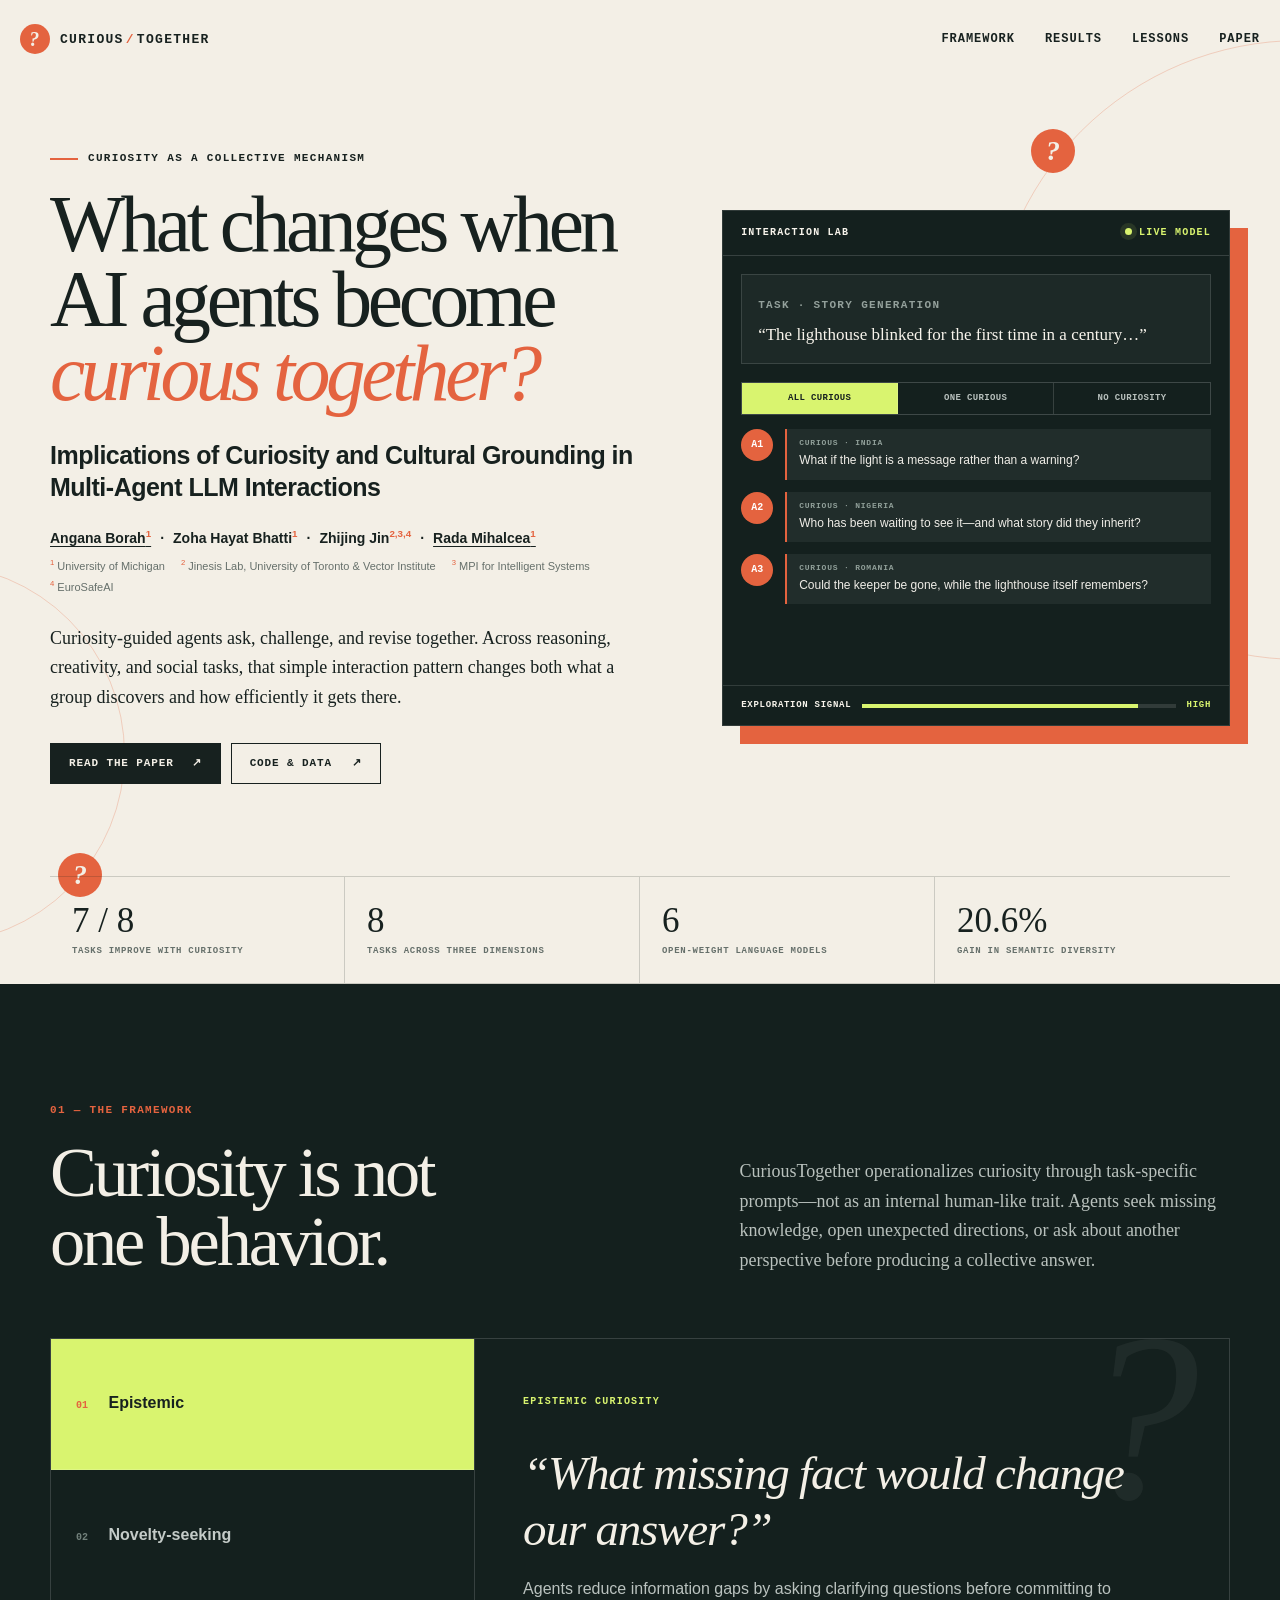
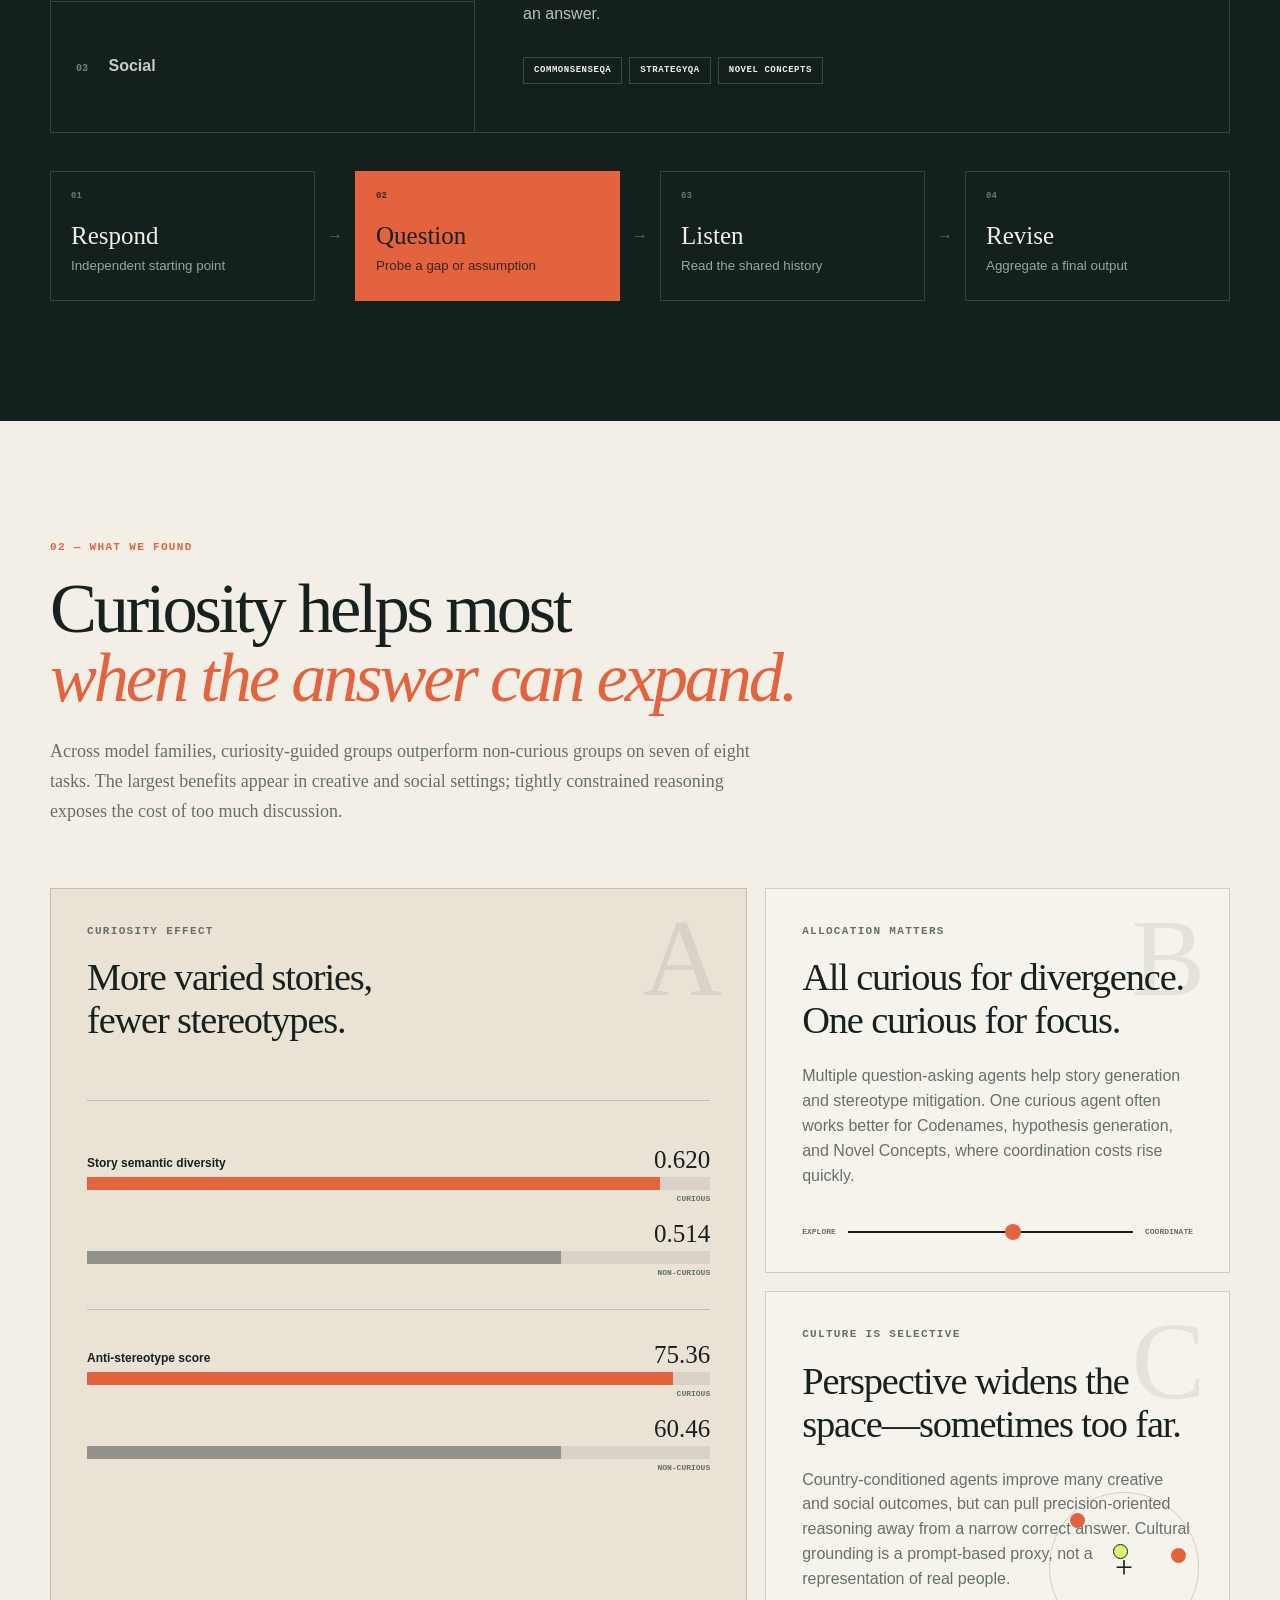
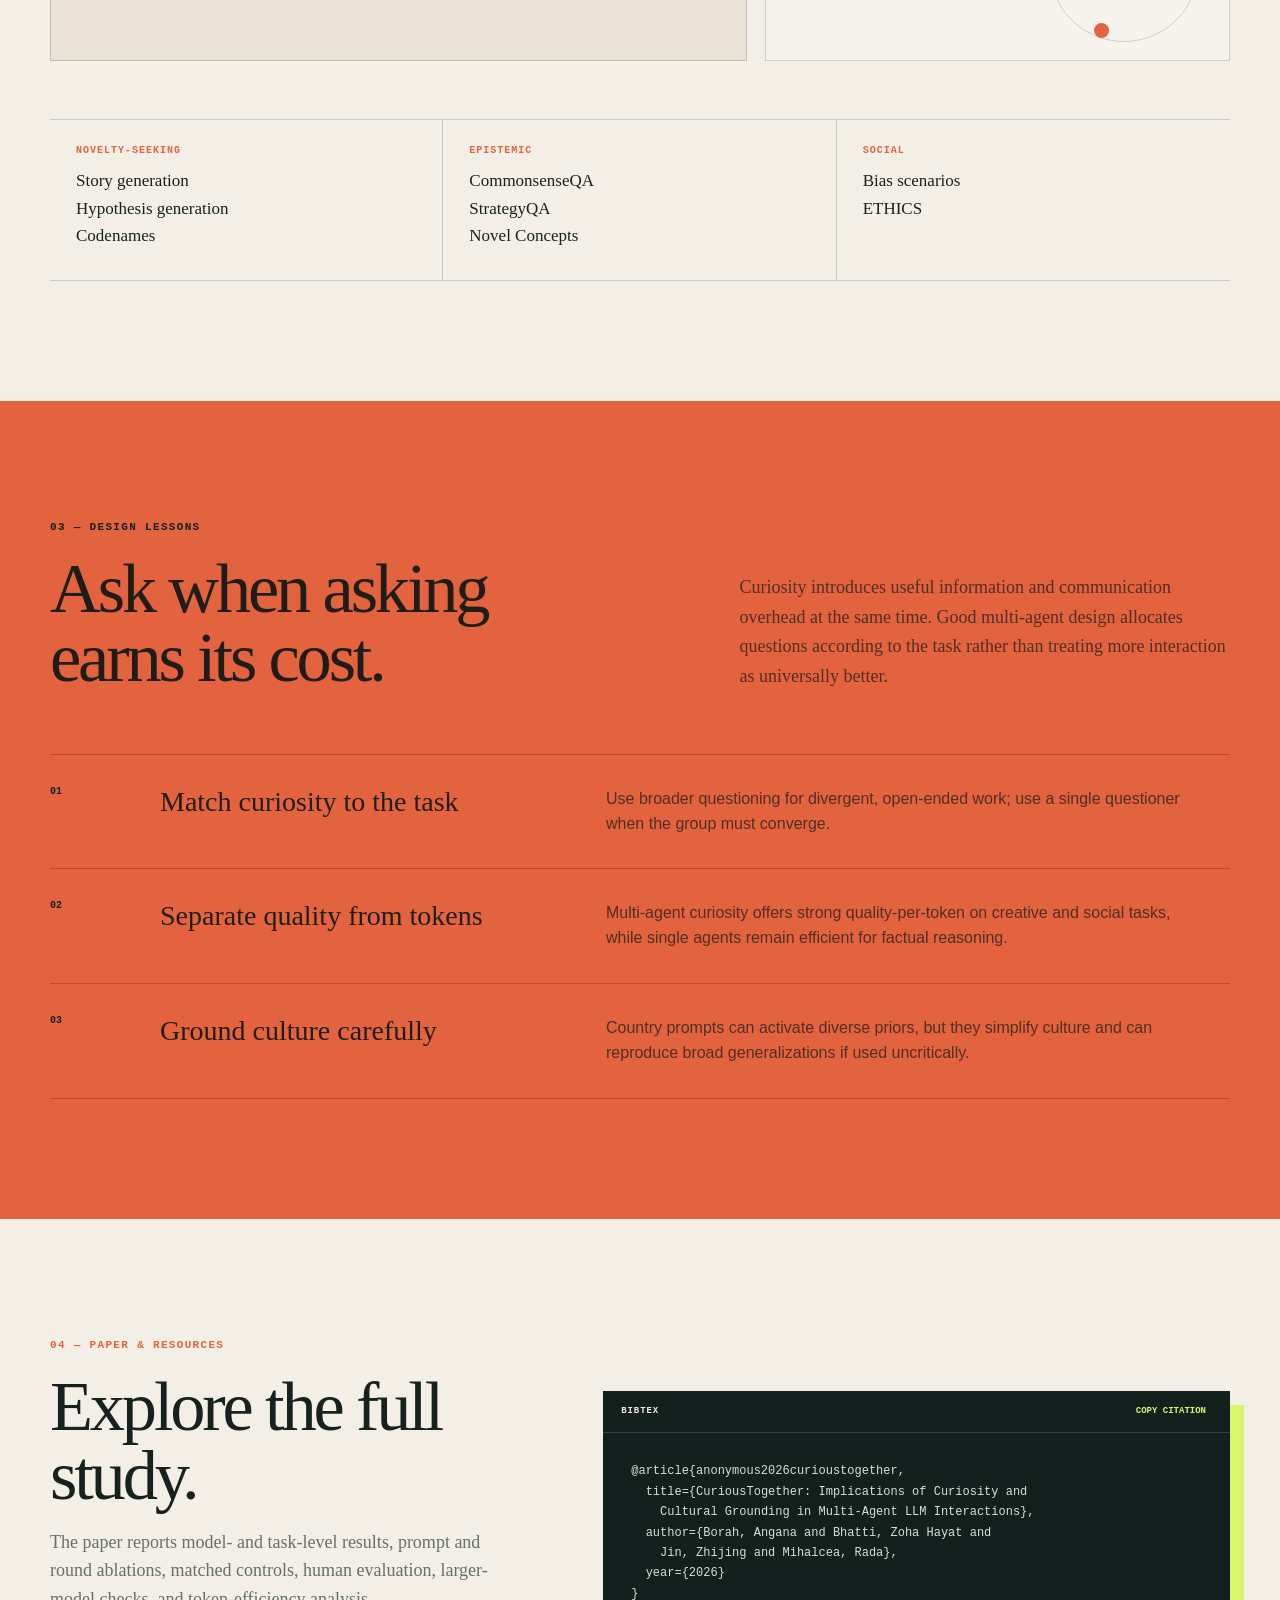
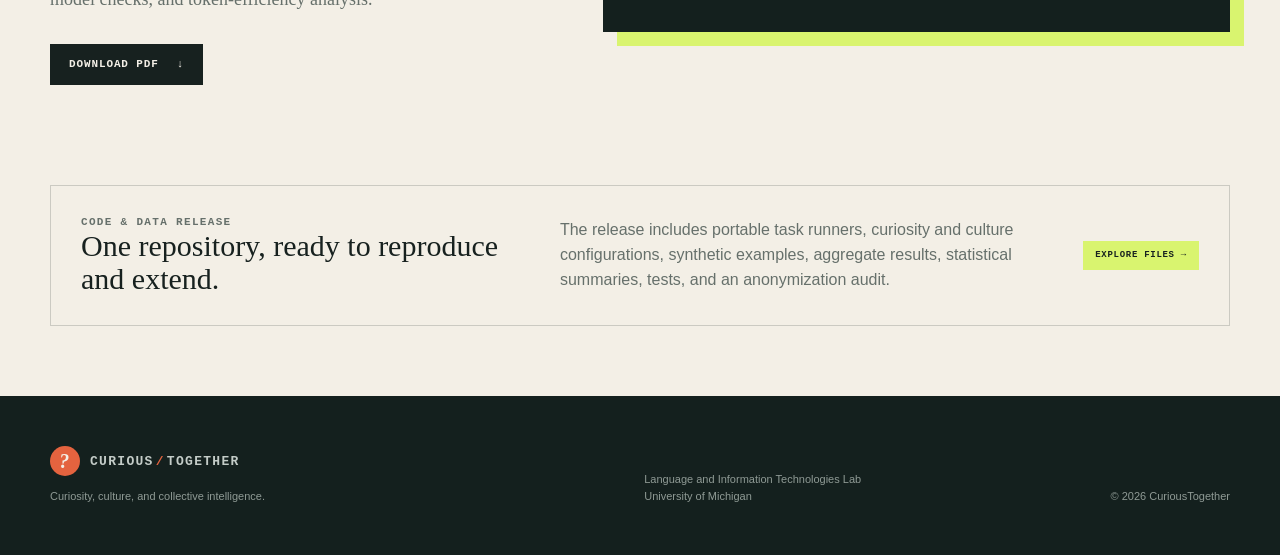
<file: index.html>
<!doctype html>
<html lang="en">
  <head>
    <meta charset="utf-8" />
    <meta name="viewport" content="width=device-width, initial-scale=1" />
    <meta name="theme-color" content="#f3efe6" />
    <meta name="description" content="CuriousTogether studies curiosity and cultural grounding in multi-agent language model interactions." />
    <meta property="og:type" content="website" />
    <meta property="og:title" content="CuriousTogether" />
    <meta property="og:description" content="When language models think together, who should ask the questions?" />
    <meta property="og:image" content="assets/social-card.svg" />
    <title>CuriousTogether — Multi-Agent Curiosity</title>
    <link rel="icon" href="assets/favicon.svg" type="image/svg+xml" />
    <link rel="stylesheet" href="styles.css" />
    <script>document.documentElement.classList.add('js');</script>
    <script src="script.js" defer></script>
  </head>
  <body>
    <a class="skip-link" href="#main">Skip to content</a>

    <header class="site-header" data-header>
      <div class="nav-shell">
        <a class="wordmark" href="#top" aria-label="CuriousTogether home">
          <span class="wordmark-mark" aria-hidden="true">?</span>
          <span>CURIOUS<span class="slash">/</span>TOGETHER</span>
        </a>
        <button class="menu-toggle" type="button" aria-expanded="false" aria-controls="nav" data-menu-toggle>
          <span class="sr-only">Toggle navigation</span><span></span><span></span>
        </button>
        <nav class="site-nav" id="nav" aria-label="Primary navigation" data-nav>
          <a href="#framework">Framework</a>
          <a href="#results">Results</a>
          <a href="#lessons">Lessons</a>
          <a href="#paper">Paper</a>
        </nav>
      </div>
    </header>

    <main id="main">
      <section class="hero" id="top">
        <div class="orbit orbit-a" aria-hidden="true"></div>
        <div class="orbit orbit-b" aria-hidden="true"></div>
        <div class="shell hero-grid">
          <div class="hero-copy reveal">
            <p class="eyebrow"><span></span> Curiosity as a collective mechanism</p>
            <h1>What changes when AI agents become <em>curious together?</em></h1>
            <p class="dek">Implications of Curiosity and Cultural Grounding in Multi-Agent LLM Interactions</p>

            <div class="authors" aria-label="Authors">
              <a href="mailto:anganab@umich.edu">Angana Borah<sup>1</sup></a>
              <span>·</span><span>Zoha Hayat Bhatti<sup>1</sup></span>
              <span>·</span><span>Zhijing Jin<sup>2,3,4</sup></span>
              <span>·</span><a href="mailto:mihalcea@umich.edu">Rada Mihalcea<sup>1</sup></a>
            </div>
            <p class="affiliations">
              <span><sup>1</sup> University of Michigan</span>
              <span><sup>2</sup> Jinesis Lab, University of Toronto &amp; Vector Institute</span>
              <span><sup>3</sup> MPI for Intelligent Systems</span>
              <span><sup>4</sup> EuroSafeAI</span>
            </p>

            <p class="hero-summary">Curiosity-guided agents ask, challenge, and revise together. Across reasoning, creativity, and social tasks, that simple interaction pattern changes both what a group discovers and how efficiently it gets there.</p>
            <div class="button-row">
              <a class="button button-primary" href="assets/CuriousTogether.pdf">Read the paper <span aria-hidden="true">↗</span></a>
              <a class="button button-secondary" href="resources.html">Code &amp; data <span aria-hidden="true">↗</span></a>
            </div>
          </div>

          <div class="agent-lab reveal" aria-label="Interactive multi-agent curiosity example">
            <div class="lab-topbar"><span>INTERACTION LAB</span><span class="live-dot">LIVE MODEL</span></div>
            <div class="task-card">
              <span class="tiny-label">TASK · STORY GENERATION</span>
              <p>“The lighthouse blinked for the first time in a century…”</p>
            </div>
            <div class="mode-switch" role="tablist" aria-label="Curiosity allocation">
              <button type="button" role="tab" aria-selected="true" class="is-active" data-mode="all">All curious</button>
              <button type="button" role="tab" aria-selected="false" data-mode="one">One curious</button>
              <button type="button" role="tab" aria-selected="false" data-mode="none">No curiosity</button>
            </div>
            <div class="agent-thread" aria-live="polite" data-agent-thread></div>
            <div class="lab-outcome">
              <span>Exploration signal</span>
              <div class="meter"><i data-meter></i></div>
              <strong data-score>HIGH</strong>
            </div>
          </div>
        </div>

        <div class="shell stat-strip reveal" aria-label="Study highlights">
          <div><strong>7 / 8</strong><span>tasks improve with curiosity</span></div>
          <div><strong>8</strong><span>tasks across three dimensions</span></div>
          <div><strong>6</strong><span>open-weight language models</span></div>
          <div><strong>20.6%</strong><span>gain in semantic diversity</span></div>
        </div>
      </section>

      <section class="section section-dark" id="framework">
        <div class="shell">
          <div class="section-heading split-heading reveal">
            <div><p class="kicker">01 — The framework</p><h2>Curiosity is not<br />one behavior.</h2></div>
            <p>CuriousTogether operationalizes curiosity through task-specific prompts—not as an internal human-like trait. Agents seek missing knowledge, open unexpected directions, or ask about another perspective before producing a collective answer.</p>
          </div>

          <div class="dimension-explorer reveal">
            <div class="dimension-tabs" role="tablist" aria-label="Curiosity dimensions">
              <button class="dimension-tab is-active" role="tab" aria-selected="true" data-dimension="epistemic"><span>01</span> Epistemic</button>
              <button class="dimension-tab" role="tab" aria-selected="false" data-dimension="novelty"><span>02</span> Novelty-seeking</button>
              <button class="dimension-tab" role="tab" aria-selected="false" data-dimension="social"><span>03</span> Social</button>
            </div>
            <article class="dimension-detail" aria-live="polite">
              <div class="dimension-symbol" data-dimension-symbol>?</div>
              <p class="detail-label" data-dimension-label>EPISTEMIC CURIOSITY</p>
              <blockquote data-dimension-question>“What missing fact would change our answer?”</blockquote>
              <p data-dimension-copy>Agents reduce information gaps by asking clarifying questions before committing to an answer.</p>
              <div class="task-chips" data-dimension-tasks><span>CommonsenseQA</span><span>StrategyQA</span><span>Novel Concepts</span></div>
            </article>
          </div>

          <div class="pipeline reveal" aria-label="CuriousTogether interaction pipeline">
            <div class="pipeline-node"><span>01</span><strong>Respond</strong><small>Independent starting point</small></div>
            <i aria-hidden="true">→</i>
            <div class="pipeline-node accent"><span>02</span><strong>Question</strong><small>Probe a gap or assumption</small></div>
            <i aria-hidden="true">→</i>
            <div class="pipeline-node"><span>03</span><strong>Listen</strong><small>Read the shared history</small></div>
            <i aria-hidden="true">→</i>
            <div class="pipeline-node"><span>04</span><strong>Revise</strong><small>Aggregate a final output</small></div>
          </div>
        </div>
      </section>

      <section class="section" id="results">
        <div class="shell">
          <div class="section-heading reveal">
            <p class="kicker">02 — What we found</p>
            <h2>Curiosity helps most<br /><em>when the answer can expand.</em></h2>
            <p class="heading-copy">Across model families, curiosity-guided groups outperform non-curious groups on seven of eight tasks. The largest benefits appear in creative and social settings; tightly constrained reasoning exposes the cost of too much discussion.</p>
          </div>

          <div class="result-grid">
            <article class="result-card feature reveal">
              <div class="card-index">A</div>
              <p class="mini-kicker">Curiosity effect</p>
              <h3>More varied stories,<br />fewer stereotypes.</h3>
              <div class="comparison" aria-label="Comparison of curious and non-curious settings">
                <div><span>Story semantic diversity</span><b>0.620</b><div class="bar"><i style="--value: 92%"></i></div><small>curious</small></div>
                <div><span></span><b>0.514</b><div class="bar muted"><i style="--value: 76%"></i></div><small>non-curious</small></div>
                <div class="divider"></div>
                <div><span>Anti-stereotype score</span><b>75.36</b><div class="bar"><i style="--value: 94%"></i></div><small>curious</small></div>
                <div><span></span><b>60.46</b><div class="bar muted"><i style="--value: 76%"></i></div><small>non-curious</small></div>
              </div>
            </article>

            <article class="result-card reveal">
              <div class="card-index">B</div>
              <p class="mini-kicker">Allocation matters</p>
              <h3>All curious for divergence.<br />One curious for focus.</h3>
              <p>Multiple question-asking agents help story generation and stereotype mitigation. One curious agent often works better for Codenames, hypothesis generation, and Novel Concepts, where coordination costs rise quickly.</p>
              <div class="balance-visual" aria-hidden="true"><span>EXPLORE</span><i></i><span>COORDINATE</span></div>
            </article>

            <article class="result-card reveal">
              <div class="card-index">C</div>
              <p class="mini-kicker">Culture is selective</p>
              <h3>Perspective widens the space—sometimes too far.</h3>
              <p>Country-conditioned agents improve many creative and social outcomes, but can pull precision-oriented reasoning away from a narrow correct answer. Cultural grounding is a prompt-based proxy, not a representation of real people.</p>
              <div class="culture-orbits" aria-hidden="true"><i></i><i></i><i></i><i></i><b>+</b></div>
            </article>
          </div>

          <div class="task-map reveal" aria-label="Eight tasks grouped by curiosity dimension">
            <div><p>Novelty-seeking</p><span>Story generation</span><span>Hypothesis generation</span><span>Codenames</span></div>
            <div><p>Epistemic</p><span>CommonsenseQA</span><span>StrategyQA</span><span>Novel Concepts</span></div>
            <div><p>Social</p><span>Bias scenarios</span><span>ETHICS</span></div>
          </div>
        </div>
      </section>

      <section class="section section-coral" id="lessons">
        <div class="shell">
          <div class="section-heading split-heading reveal">
            <div><p class="kicker">03 — Design lessons</p><h2>Ask when asking<br />earns its cost.</h2></div>
            <p>Curiosity introduces useful information and communication overhead at the same time. Good multi-agent design allocates questions according to the task rather than treating more interaction as universally better.</p>
          </div>
          <div class="lesson-list">
            <article class="reveal"><span>01</span><h3>Match curiosity to the task</h3><p>Use broader questioning for divergent, open-ended work; use a single questioner when the group must converge.</p></article>
            <article class="reveal"><span>02</span><h3>Separate quality from tokens</h3><p>Multi-agent curiosity offers strong quality-per-token on creative and social tasks, while single agents remain efficient for factual reasoning.</p></article>
            <article class="reveal"><span>03</span><h3>Ground culture carefully</h3><p>Country prompts can activate diverse priors, but they simplify culture and can reproduce broad generalizations if used uncritically.</p></article>
          </div>
        </div>
      </section>

      <section class="section paper-section" id="paper">
        <div class="shell paper-grid">
          <div class="paper-copy reveal">
            <p class="kicker">04 — Paper &amp; resources</p>
            <h2>Explore the full study.</h2>
            <p>The paper reports model- and task-level results, prompt and round ablations, matched controls, human evaluation, larger-model checks, and token-efficiency analysis.</p>
            <div class="button-row"><a class="button button-primary" href="assets/CuriousTogether.pdf">Download PDF <span aria-hidden="true">↓</span></a></div>
          </div>
          <div class="citation-card reveal">
            <div class="citation-top"><span>BIBTEX</span><button type="button" data-copy-citation>Copy citation</button></div>
            <pre><code data-citation>@article{anonymous2026curioustogether,
  title={CuriousTogether: Implications of Curiosity and
    Cultural Grounding in Multi-Agent LLM Interactions},
  author={Borah, Angana and Bhatti, Zoha Hayat and
    Jin, Zhijing and Mihalcea, Rada},
  year={2026}
}</code></pre>
          </div>
        </div>

        <div class="shell artifact-band reveal" id="artifact">
          <div><p class="mini-kicker">Code &amp; data release</p><h3>One repository, ready to reproduce and extend.</h3></div>
          <p>The release includes portable task runners, curiosity and culture configurations, synthetic examples, aggregate results, statistical summaries, tests, and an anonymization audit.</p>
          <a class="status-chip" href="resources.html">EXPLORE FILES →</a>
        </div>
      </section>
    </main>

    <footer>
      <div class="shell footer-grid">
        <div><a class="wordmark" href="#top"><span class="wordmark-mark">?</span><span>CURIOUS<span class="slash">/</span>TOGETHER</span></a><p>Curiosity, culture, and collective intelligence.</p></div>
        <p>Language and Information Technologies Lab<br />University of Michigan</p>
        <p>© 2026 CuriousTogether</p>
      </div>
    </footer>
  </body>
</html>
</file>
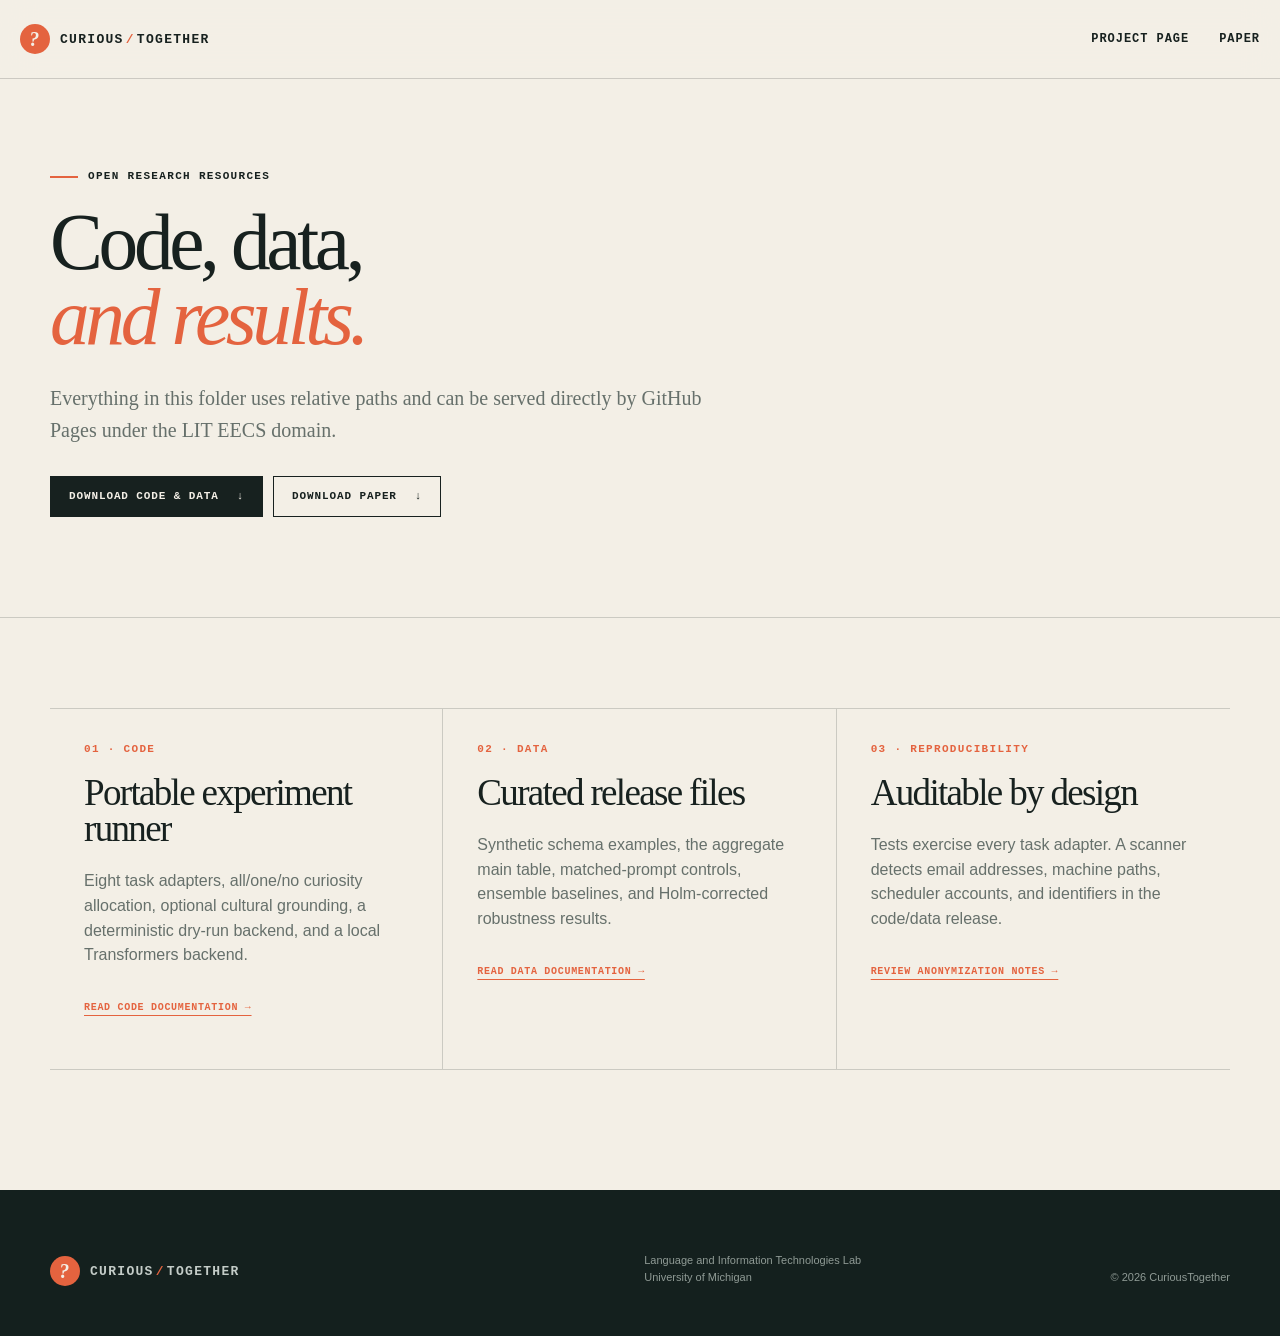
<file: resources.html>
<!doctype html>
<html lang="en">
  <head>
    <meta charset="utf-8" />
    <meta name="viewport" content="width=device-width, initial-scale=1" />
    <meta name="theme-color" content="#f3efe6" />
    <meta name="description" content="Code, data, and paper resources for CuriousTogether." />
    <title>Resources — CuriousTogether</title>
    <link rel="icon" href="assets/favicon.svg" type="image/svg+xml" />
    <link rel="stylesheet" href="styles.css" />
  </head>
  <body>
    <a class="skip-link" href="#main">Skip to content</a>
    <header class="site-header is-scrolled">
      <div class="nav-shell">
        <a class="wordmark" href="index.html" aria-label="CuriousTogether home"><span class="wordmark-mark">?</span><span>CURIOUS<span class="slash">/</span>TOGETHER</span></a>
        <nav class="site-nav" aria-label="Resource navigation"><a href="index.html">Project page</a><a href="assets/CuriousTogether.pdf">Paper</a></nav>
      </div>
    </header>
    <main id="main">
      <section class="resource-hero">
        <div class="shell">
          <p class="eyebrow"><span></span> Open research resources</p>
          <h1>Code, data,<br /><em>and results.</em></h1>
          <p class="resource-dek">Everything in this folder uses relative paths and can be served directly by GitHub Pages under the LIT EECS domain.</p>
          <div class="button-row">
            <a class="button button-primary" href="assets/curioustogether_code_data.zip">Download code &amp; data <span>↓</span></a>
            <a class="button button-secondary" href="assets/CuriousTogether.pdf">Download paper <span>↓</span></a>
          </div>
        </div>
      </section>
      <section class="resource-section">
        <div class="shell resource-grid">
          <article>
            <p class="mini-kicker">01 · Code</p>
            <h2>Portable experiment runner</h2>
            <p>Eight task adapters, all/one/no curiosity allocation, optional cultural grounding, a deterministic dry-run backend, and a local Transformers backend.</p>
            <a href="code/README.md">Read code documentation →</a>
          </article>
          <article>
            <p class="mini-kicker">02 · Data</p>
            <h2>Curated release files</h2>
            <p>Synthetic schema examples, the aggregate main table, matched-prompt controls, ensemble baselines, and Holm-corrected robustness results.</p>
            <a href="data/README.md">Read data documentation →</a>
          </article>
          <article>
            <p class="mini-kicker">03 · Reproducibility</p>
            <h2>Auditable by design</h2>
            <p>Tests exercise every task adapter. A scanner detects email addresses, machine paths, scheduler accounts, and identifiers in the code/data release.</p>
            <a href="ANONYMIZATION.md">Review anonymization notes →</a>
          </article>
        </div>
      </section>
    </main>
    <footer><div class="shell footer-grid"><div><a class="wordmark" href="index.html"><span class="wordmark-mark">?</span><span>CURIOUS<span class="slash">/</span>TOGETHER</span></a></div><p>Language and Information Technologies Lab<br />University of Michigan</p><p>© 2026 CuriousTogether</p></div></footer>
  </body>
</html>
</file>
<file: styles.css>
:root {
  --paper: #f3efe6;
  --paper-deep: #e9e2d5;
  --ink: #17211f;
  --muted: #66706b;
  --dark: #14201e;
  --dark-soft: #20302d;
  --coral: #e4633f;
  --acid: #d9f46f;
  --line: rgba(23, 33, 31, 0.18);
  --serif: Georgia, 'Times New Roman', serif;
  --sans: Arial, Helvetica, sans-serif;
  --mono: 'SFMono-Regular', Consolas, 'Liberation Mono', monospace;
}

* { box-sizing: border-box; }
html { scroll-behavior: smooth; }
body { margin: 0; color: var(--ink); background: var(--paper); font-family: var(--sans); line-height: 1.55; }
a { color: inherit; }
button { font: inherit; }
.shell { width: min(1180px, calc(100% - 40px)); margin: 0 auto; }
.sr-only { position: absolute; width: 1px; height: 1px; padding: 0; margin: -1px; overflow: hidden; clip: rect(0,0,0,0); white-space: nowrap; border: 0; }
.skip-link { position: fixed; left: 16px; top: -60px; z-index: 1000; background: var(--acid); padding: 10px 16px; color: var(--ink); }
.skip-link:focus { top: 16px; }

.site-header { position: fixed; inset: 0 0 auto; z-index: 50; border-bottom: 1px solid transparent; transition: background .25s, border-color .25s; }
.site-header.is-scrolled { background: rgba(243,239,230,.92); backdrop-filter: blur(16px); border-color: var(--line); }
.nav-shell { width: min(1280px, calc(100% - 40px)); height: 78px; margin: auto; display: flex; align-items: center; justify-content: space-between; }
.wordmark { display: inline-flex; align-items: center; gap: 10px; text-decoration: none; font: 700 13px/1 var(--mono); letter-spacing: .1em; }
.wordmark-mark { width: 30px; height: 30px; display: grid; place-items: center; border-radius: 50%; color: var(--paper); background: var(--coral); font: italic 700 20px/1 var(--serif); }
.slash { color: var(--coral); padding: 0 2px; }
.site-nav { display: flex; align-items: center; gap: 30px; }
.site-nav a { position: relative; font: 600 12px/1 var(--mono); text-transform: uppercase; letter-spacing: .08em; text-decoration: none; }
.site-nav a::after { content: ''; position: absolute; left: 0; bottom: -8px; width: 100%; height: 2px; background: var(--coral); transform: scaleX(0); transform-origin: right; transition: transform .2s; }
.site-nav a:hover::after, .site-nav a:focus-visible::after { transform: scaleX(1); transform-origin: left; }
.menu-toggle { display: none; border: 0; background: none; width: 38px; height: 38px; padding: 9px; }
.menu-toggle span:not(.sr-only) { display: block; height: 2px; background: var(--ink); margin: 5px 0; }

.hero { position: relative; overflow: hidden; padding: 152px 0 0; min-height: 900px; }
.hero-grid { position: relative; z-index: 2; display: grid; grid-template-columns: minmax(0, 1.08fr) minmax(400px, .92fr); gap: 76px; align-items: center; }
.eyebrow, .kicker, .mini-kicker, .tiny-label { font: 700 11px/1.2 var(--mono); text-transform: uppercase; letter-spacing: .12em; }
.eyebrow { display: flex; align-items: center; gap: 10px; margin: 0 0 22px; }
.eyebrow span { width: 28px; height: 2px; background: var(--coral); }
h1 { max-width: 740px; margin: 0; font: 500 clamp(55px, 6.2vw, 92px)/.94 var(--serif); letter-spacing: -.055em; }
h1 em, h2 em { color: var(--coral); font-weight: 500; }
.dek { max-width: 650px; margin: 28px 0 22px; font: 600 clamp(19px, 2vw, 25px)/1.3 var(--sans); letter-spacing: -.02em; }
.authors { display: flex; flex-wrap: wrap; gap: 4px 9px; align-items: baseline; font-size: 14px; font-weight: 700; }
.authors a { text-underline-offset: 3px; text-decoration-thickness: 1px; }
.authors sup, .affiliations sup { color: var(--coral); font-size: .7em; }
.affiliations { display: flex; flex-wrap: wrap; gap: 3px 16px; max-width: 720px; margin: 8px 0 0; color: var(--muted); font-size: 11px; }
.hero-summary { max-width: 660px; margin: 28px 0 0; font: 400 18px/1.65 var(--serif); }
.button-row { display: flex; flex-wrap: wrap; gap: 10px; margin-top: 30px; }
.button { display: inline-flex; gap: 18px; align-items: center; justify-content: space-between; min-width: 150px; padding: 14px 18px; border: 1px solid var(--ink); text-decoration: none; font: 700 11px/1 var(--mono); text-transform: uppercase; letter-spacing: .08em; transition: transform .2s, background .2s, color .2s; }
.button:hover { transform: translateY(-2px); }
.button-primary { background: var(--ink); color: var(--paper); }
.button-secondary { background: transparent; }

.orbit { position: absolute; border: 1px solid rgba(228,99,63,.25); border-radius: 50%; pointer-events: none; }
.orbit::before { content: '?'; position: absolute; display: grid; place-items: center; width: 44px; height: 44px; border-radius: 50%; color: var(--paper); background: var(--coral); font: italic 700 28px/1 var(--serif); }
.orbit-a { width: 620px; height: 620px; right: -330px; top: 40px; }
.orbit-a::before { left: 40px; top: 88px; }
.orbit-b { width: 380px; height: 380px; left: -255px; bottom: 40px; }
.orbit-b::before { right: 22px; bottom: 46px; }

.agent-lab { background: var(--dark); color: #f8f4ec; border: 1px solid rgba(255,255,255,.12); box-shadow: 18px 18px 0 var(--coral); }
.lab-topbar { display: flex; justify-content: space-between; gap: 20px; padding: 17px 18px; border-bottom: 1px solid rgba(255,255,255,.15); font: 700 10px/1 var(--mono); letter-spacing: .12em; }
.live-dot { color: var(--acid); }
.live-dot::before { content: ''; display: inline-block; width: 7px; height: 7px; margin-right: 7px; border-radius: 50%; background: var(--acid); box-shadow: 0 0 0 5px rgba(217,244,111,.1); }
.task-card { margin: 18px; padding: 16px; border: 1px solid rgba(255,255,255,.13); background: rgba(255,255,255,.04); }
.task-card p { margin: 8px 0 0; font: 400 17px/1.4 var(--serif); }
.tiny-label { color: #93a09b; }
.mode-switch { display: grid; grid-template-columns: repeat(3,1fr); margin: 0 18px 14px; border: 1px solid rgba(255,255,255,.18); }
.mode-switch button { border: 0; border-right: 1px solid rgba(255,255,255,.15); padding: 11px 5px; color: #b8c0bd; background: transparent; font: 700 9px/1 var(--mono); text-transform: uppercase; letter-spacing: .04em; cursor: pointer; }
.mode-switch button:last-child { border-right: 0; }
.mode-switch button.is-active { color: var(--ink); background: var(--acid); }
.agent-thread { min-height: 256px; padding: 0 18px 4px; }
.agent-message { display: grid; grid-template-columns: 32px 1fr; gap: 12px; margin: 12px 0; animation: enter .25s ease both; }
.agent-id { width: 32px; height: 32px; display: grid; place-items: center; border-radius: 50%; background: #33443f; color: var(--acid); font: 700 10px/1 var(--mono); }
.agent-message.is-curious .agent-id { background: var(--coral); color: white; }
.message-body { padding: 10px 12px; background: rgba(255,255,255,.06); border-left: 2px solid #465651; }
.agent-message.is-curious .message-body { border-color: var(--coral); }
.message-body span { display: block; color: #91a09a; font: 700 8px/1 var(--mono); letter-spacing: .1em; text-transform: uppercase; }
.message-body p { margin: 5px 0 0; color: #f0eee8; font-size: 12px; line-height: 1.45; }
.lab-outcome { display: grid; grid-template-columns: auto 1fr auto; align-items: center; gap: 11px; padding: 15px 18px; border-top: 1px solid rgba(255,255,255,.13); font: 700 9px/1 var(--mono); letter-spacing: .08em; text-transform: uppercase; }
.meter { height: 4px; background: rgba(255,255,255,.12); }
.meter i { display: block; width: 88%; height: 100%; background: var(--acid); transition: width .35s ease; }
.lab-outcome strong { color: var(--acid); font-size: 9px; }
@keyframes enter { from { opacity: 0; transform: translateY(5px); } }

.stat-strip { position: relative; z-index: 2; display: grid; grid-template-columns: repeat(4,1fr); margin-top: 92px; border-top: 1px solid var(--line); border-bottom: 1px solid var(--line); }
.stat-strip div { padding: 26px 22px; border-right: 1px solid var(--line); }
.stat-strip div:last-child { border-right: 0; }
.stat-strip strong { display: block; font: 500 35px/1 var(--serif); }
.stat-strip span { display: block; margin-top: 8px; color: var(--muted); font: 700 9px/1.3 var(--mono); text-transform: uppercase; letter-spacing: .08em; }

.section { padding: 120px 0; }
.section-dark { color: var(--paper); background: var(--dark); }
.section-heading { margin-bottom: 62px; }
.split-heading { display: grid; grid-template-columns: 1.1fr .9fr; align-items: end; gap: 90px; }
.kicker { margin: 0 0 20px; color: var(--coral); }
h2 { margin: 0; font: 500 clamp(46px, 5.5vw, 76px)/.98 var(--serif); letter-spacing: -.045em; }
.section-heading > p:last-child, .split-heading > p { max-width: 620px; margin: 25px 0 0; color: var(--muted); font: 400 18px/1.65 var(--serif); }
.section-dark .split-heading > p { color: #b9c1bd; }
.heading-copy { max-width: 720px !important; }

.dimension-explorer { display: grid; grid-template-columns: .72fr 1.28fr; border: 1px solid rgba(255,255,255,.15); }
.dimension-tabs { display: flex; flex-direction: column; border-right: 1px solid rgba(255,255,255,.15); }
.dimension-tab { flex: 1; min-height: 88px; border: 0; border-bottom: 1px solid rgba(255,255,255,.15); padding: 20px 25px; text-align: left; color: #c4cbc8; background: transparent; font-weight: 700; cursor: pointer; }
.dimension-tab:last-child { border-bottom: 0; }
.dimension-tab span { margin-right: 16px; color: #72807b; font: 700 10px/1 var(--mono); }
.dimension-tab.is-active { color: var(--ink); background: var(--acid); }
.dimension-tab.is-active span { color: var(--coral); }
.dimension-detail { position: relative; min-height: 380px; padding: 48px; overflow: hidden; }
.dimension-symbol { position: absolute; right: 30px; top: -42px; color: rgba(255,255,255,.05); font: italic 500 240px/1 var(--serif); }
.detail-label { color: var(--acid); font: 700 10px/1 var(--mono); letter-spacing: .12em; }
.dimension-detail blockquote { position: relative; z-index: 2; max-width: 650px; margin: 38px 0 20px; font: italic 500 clamp(28px, 4vw, 47px)/1.2 var(--serif); letter-spacing: -.025em; }
.dimension-detail > p:last-of-type { max-width: 600px; color: #bac2bf; }
.task-chips { display: flex; flex-wrap: wrap; gap: 7px; margin-top: 30px; }
.task-chips span { padding: 8px 10px; border: 1px solid rgba(255,255,255,.18); font: 700 9px/1 var(--mono); text-transform: uppercase; letter-spacing: .06em; }

.pipeline { display: grid; grid-template-columns: 1fr auto 1fr auto 1fr auto 1fr; align-items: center; gap: 12px; margin-top: 38px; }
.pipeline > i { color: #5d6b66; font-style: normal; }
.pipeline-node { min-height: 130px; padding: 20px; border: 1px solid rgba(255,255,255,.15); }
.pipeline-node span { display: block; color: #697873; font: 700 9px/1 var(--mono); }
.pipeline-node strong { display: block; margin-top: 22px; font: 500 25px/1 var(--serif); }
.pipeline-node small { display: block; margin-top: 8px; color: #9aa5a1; }
.pipeline-node.accent { color: var(--ink); background: var(--coral); border-color: var(--coral); }
.pipeline-node.accent span, .pipeline-node.accent small { color: #3b251f; }

.result-grid { display: grid; grid-template-columns: 1.2fr .8fr; gap: 18px; }
.result-card { position: relative; min-height: 370px; padding: 36px; border: 1px solid var(--line); background: rgba(255,255,255,.24); overflow: hidden; }
.result-card.feature { grid-row: span 2; min-height: 758px; background: var(--paper-deep); }
.card-index { position: absolute; right: 24px; top: 14px; color: rgba(23,33,31,.08); font: 500 110px/1 var(--serif); }
.mini-kicker { color: var(--coral); margin: 0 0 18px; }
.result-card h3 { position: relative; margin: 0 0 22px; font: 500 clamp(27px, 3vw, 42px)/1.12 var(--serif); letter-spacing: -.03em; }
.result-card p { position: relative; max-width: 600px; color: var(--muted); }
.comparison { margin-top: 58px; padding-top: 28px; border-top: 1px solid var(--line); }
.comparison > div:not(.divider) { display: grid; grid-template-columns: 1fr 64px; align-items: end; gap: 5px 14px; margin: 18px 0; }
.comparison span { font-size: 12px; font-weight: 700; }
.comparison b { text-align: right; font: 500 25px/1 var(--serif); }
.comparison small { grid-column: 2; text-align: right; color: var(--muted); font: 700 8px/1 var(--mono); text-transform: uppercase; }
.bar { grid-column: 1 / -1; height: 13px; background: rgba(23,33,31,.08); }
.bar i { display: block; width: var(--value); height: 100%; background: var(--coral); }
.bar.muted i { background: var(--ink); opacity: .36; }
.comparison .divider { height: 1px; margin: 32px 0; background: var(--line); }
.balance-visual { display: grid; grid-template-columns: auto 1fr auto; gap: 12px; align-items: center; margin-top: 40px; font: 700 8px/1 var(--mono); color: var(--muted); }
.balance-visual i { position: relative; height: 2px; background: var(--ink); }
.balance-visual i::before { content: ''; position: absolute; left: 55%; top: -7px; width: 16px; height: 16px; border-radius: 50%; background: var(--coral); }
.culture-orbits { position: absolute; width: 150px; height: 150px; right: 30px; bottom: 18px; border: 1px solid var(--line); border-radius: 50%; }
.culture-orbits i { position: absolute; width: 15px; height: 15px; border-radius: 50%; background: var(--coral); }
.culture-orbits i:nth-child(1){left:20px;top:20px}.culture-orbits i:nth-child(2){right:12px;top:55px}.culture-orbits i:nth-child(3){left:44px;bottom:3px}.culture-orbits i:nth-child(4){left:63px;top:51px;background:var(--acid);border:1px solid var(--ink)}
.culture-orbits b { position: absolute; inset: 0; display: grid; place-items: center; font: 500 32px/1 var(--serif); }
.task-map { display: grid; grid-template-columns: repeat(3,1fr); margin-top: 58px; border-top: 1px solid var(--line); border-bottom: 1px solid var(--line); }
.task-map > div { padding: 26px; border-right: 1px solid var(--line); }
.task-map > div:last-child { border-right: 0; }
.task-map p { margin: 0 0 15px; color: var(--coral); font: 700 10px/1 var(--mono); text-transform: uppercase; letter-spacing: .1em; }
.task-map span { display: block; margin: 7px 0; font: 500 17px/1.2 var(--serif); }

.section-coral { color: #201d18; background: var(--coral); }
.section-coral .kicker { color: var(--dark); }
.section-coral .split-heading > p { color: #512f25; }
.lesson-list { border-top: 1px solid rgba(32,29,24,.25); }
.lesson-list article { display: grid; grid-template-columns: 80px .8fr 1.2fr; gap: 30px; align-items: start; padding: 32px 0; border-bottom: 1px solid rgba(32,29,24,.25); }
.lesson-list span { font: 700 10px/1 var(--mono); }
.lesson-list h3 { margin: 0; font: 500 28px/1.1 var(--serif); }
.lesson-list p { max-width: 600px; margin: 0; color: #512f25; }

.paper-section { padding-bottom: 70px; }
.paper-grid { display: grid; grid-template-columns: .85fr 1.15fr; gap: 90px; align-items: center; }
.paper-copy > p:not(.kicker) { max-width: 540px; color: var(--muted); font: 400 18px/1.6 var(--serif); }
.citation-card { background: var(--dark); color: var(--paper); box-shadow: 14px 14px 0 var(--acid); }
.citation-top { display: flex; align-items: center; justify-content: space-between; padding: 15px 18px; border-bottom: 1px solid rgba(255,255,255,.15); font: 700 9px/1 var(--mono); letter-spacing: .1em; }
.citation-top button { border: 0; color: var(--acid); background: transparent; cursor: pointer; font: inherit; text-transform: uppercase; }
.citation-card pre { margin: 0; padding: 28px; overflow-x: auto; white-space: pre-wrap; color: #d9dedb; font: 12px/1.7 var(--mono); }
.artifact-band { display: grid; grid-template-columns: 1fr 1.1fr auto; gap: 36px; align-items: center; margin-top: 100px; padding: 30px; border: 1px solid var(--line); }
.artifact-band h3 { margin: 0; font: 500 30px/1.1 var(--serif); }
.artifact-band p { margin: 0; color: var(--muted); }
.status-chip { padding: 10px 12px; color: var(--ink); background: var(--acid); font: 700 9px/1 var(--mono); letter-spacing: .08em; white-space: nowrap; text-decoration: none; }

.resource-hero { padding: 170px 0 100px; border-bottom: 1px solid var(--line); }
.resource-hero h1 { max-width: 900px; }
.resource-dek { max-width: 680px; margin: 28px 0 0; color: var(--muted); font: 400 20px/1.6 var(--serif); }
.resource-section { padding: 90px 0 120px; }
.resource-grid { display: grid; grid-template-columns: repeat(3, 1fr); border-top: 1px solid var(--line); border-bottom: 1px solid var(--line); }
.resource-grid article { min-height: 360px; padding: 34px; border-right: 1px solid var(--line); }
.resource-grid article:last-child { border-right: 0; }
.resource-grid h2 { margin: 0 0 22px; font-size: 37px; }
.resource-grid p:not(.mini-kicker) { color: var(--muted); }
.resource-grid a { display: inline-block; margin-top: 18px; color: var(--coral); font: 700 10px/1.2 var(--mono); letter-spacing: .07em; text-transform: uppercase; text-underline-offset: 5px; }

footer { padding: 50px 0; color: #c4ccc8; background: var(--dark); }
.footer-grid { display: grid; grid-template-columns: 1.3fr 1fr auto; gap: 40px; align-items: end; }
footer p { margin: 12px 0 0; color: #8f9a95; font-size: 11px; }

.js .reveal { opacity: 0; transform: translateY(18px); transition: opacity .65s ease, transform .65s ease; }
.js .reveal.is-visible { opacity: 1; transform: none; }

@media (max-width: 900px) {
  .hero { padding-top: 120px; }
  .hero-grid, .split-heading, .paper-grid { grid-template-columns: 1fr; gap: 48px; }
  .hero-grid { grid-template-columns: 1fr; }
  .agent-lab { width: min(560px, calc(100% - 18px)); margin-left: 0; }
  .stat-strip { grid-template-columns: repeat(2,1fr); }
  .stat-strip div:nth-child(2) { border-right: 0; }
  .stat-strip div:nth-child(-n+2) { border-bottom: 1px solid var(--line); }
  .dimension-explorer { grid-template-columns: 1fr; }
  .dimension-tabs { flex-direction: row; border-right: 0; border-bottom: 1px solid rgba(255,255,255,.15); }
  .dimension-tab { min-height: 68px; border-bottom: 0; border-right: 1px solid rgba(255,255,255,.15); }
  .pipeline { grid-template-columns: repeat(4,1fr); }
  .pipeline > i { display: none; }
  .result-grid { grid-template-columns: 1fr; }
  .result-card.feature { grid-row: auto; min-height: 700px; }
  .artifact-band { grid-template-columns: 1fr; }
  .resource-grid { grid-template-columns: 1fr; }
  .resource-grid article { min-height: 0; border-right: 0; border-bottom: 1px solid var(--line); }
}

@media (max-width: 680px) {
  .shell, .nav-shell { width: min(100% - 24px, 1180px); }
  .nav-shell { height: 64px; }
  .menu-toggle { display: block; }
  .site-nav { position: absolute; left: 0; right: 0; top: 64px; display: none; flex-direction: column; align-items: flex-start; gap: 0; padding: 12px; background: var(--paper); border-bottom: 1px solid var(--line); }
  .site-nav.is-open { display: flex; }
  .site-nav a { width: 100%; padding: 15px 12px; }
  .hero { min-height: 0; padding-top: 105px; }
  h1 { font-size: clamp(48px, 15vw, 66px); }
  .authors { font-size: 12px; }
  .agent-lab { box-shadow: 9px 9px 0 var(--coral); }
  .stat-strip { margin-top: 70px; }
  .stat-strip div { padding: 22px 14px; }
  .stat-strip strong { font-size: 29px; }
  .section { padding: 84px 0; }
  h2 { font-size: 47px; }
  .dimension-tabs { flex-direction: column; }
  .dimension-tab { min-height: 58px; border-right: 0; border-bottom: 1px solid rgba(255,255,255,.15); }
  .dimension-detail { min-height: 420px; padding: 30px 24px; }
  .pipeline { grid-template-columns: repeat(2,1fr); }
  .pipeline-node { min-height: 125px; }
  .result-card { padding: 26px 22px; }
  .task-map { grid-template-columns: 1fr; }
  .task-map > div { border-right: 0; border-bottom: 1px solid var(--line); }
  .lesson-list article { grid-template-columns: 40px 1fr; }
  .lesson-list article p { grid-column: 2; }
  .footer-grid { grid-template-columns: 1fr; align-items: start; }
}

@media (prefers-reduced-motion: reduce) {
  html { scroll-behavior: auto; }
  *, *::before, *::after { animation-duration: .01ms !important; transition-duration: .01ms !important; }
}
</file>
